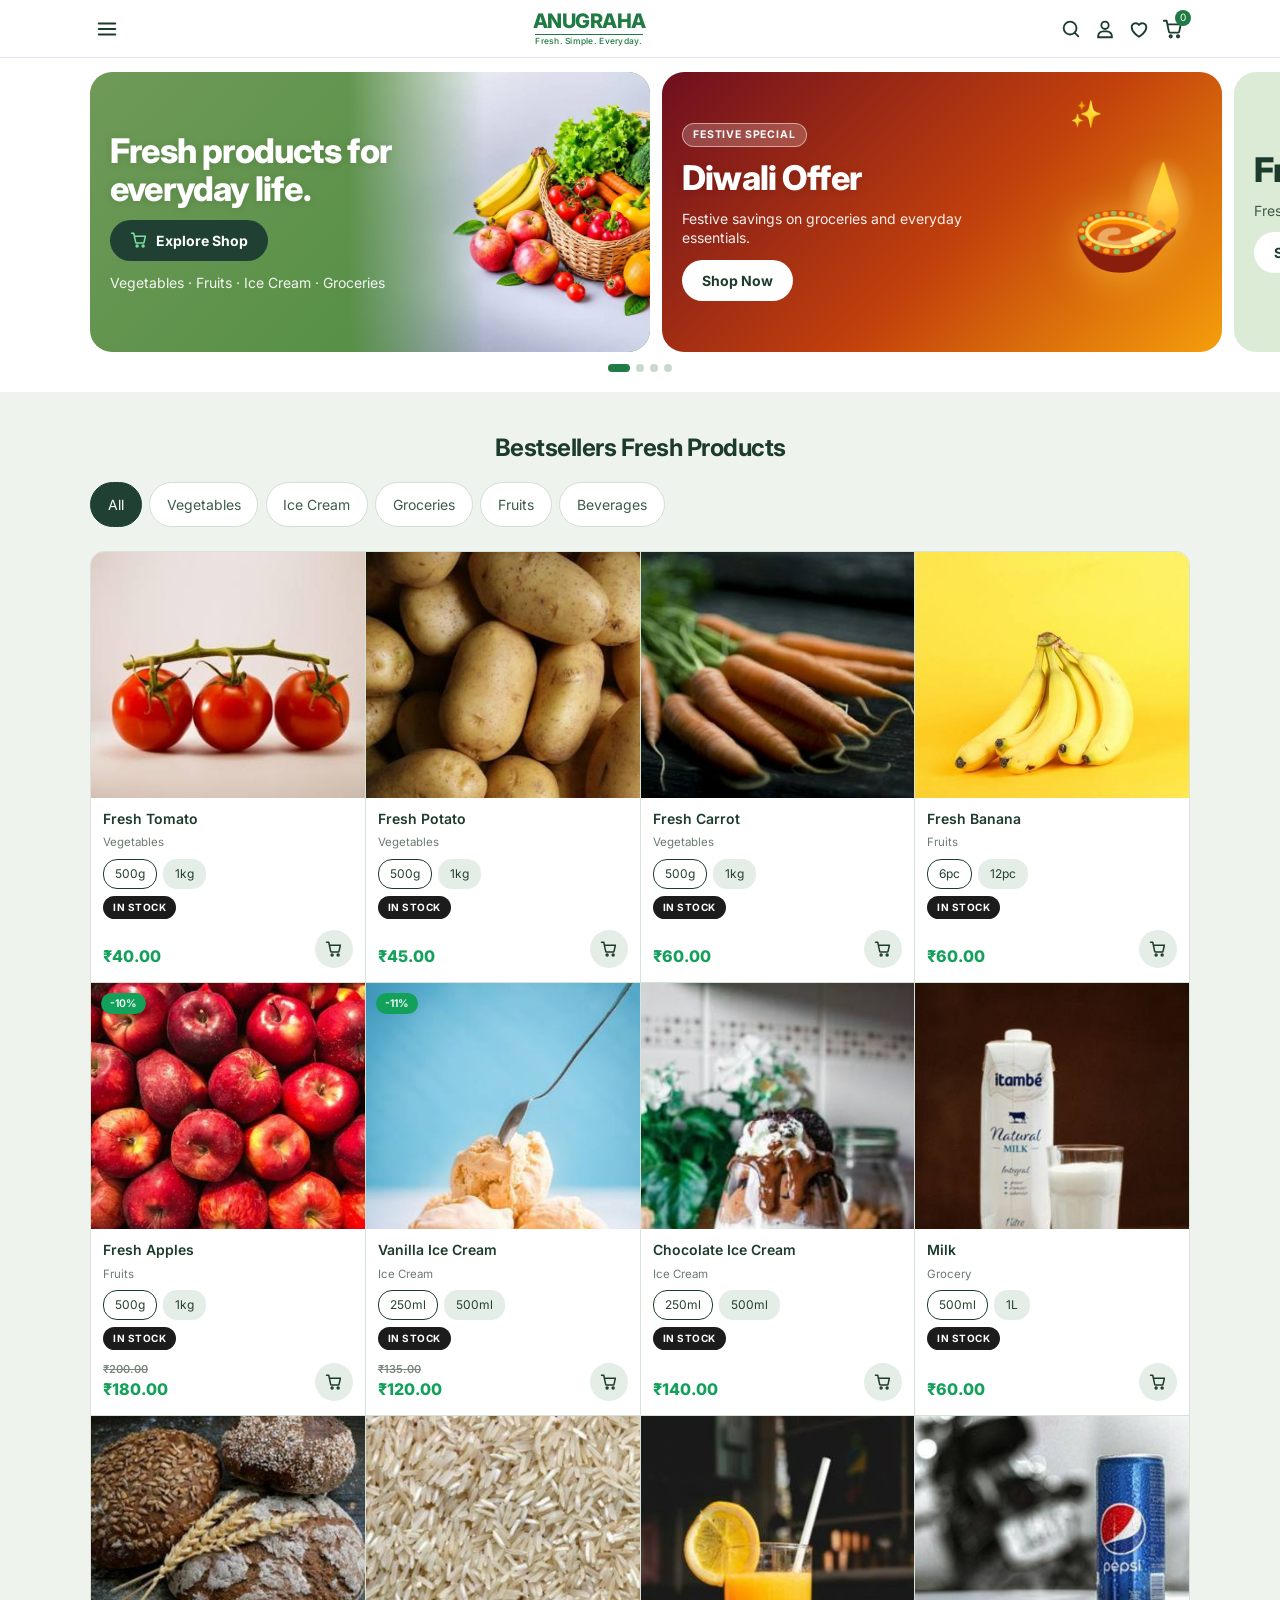
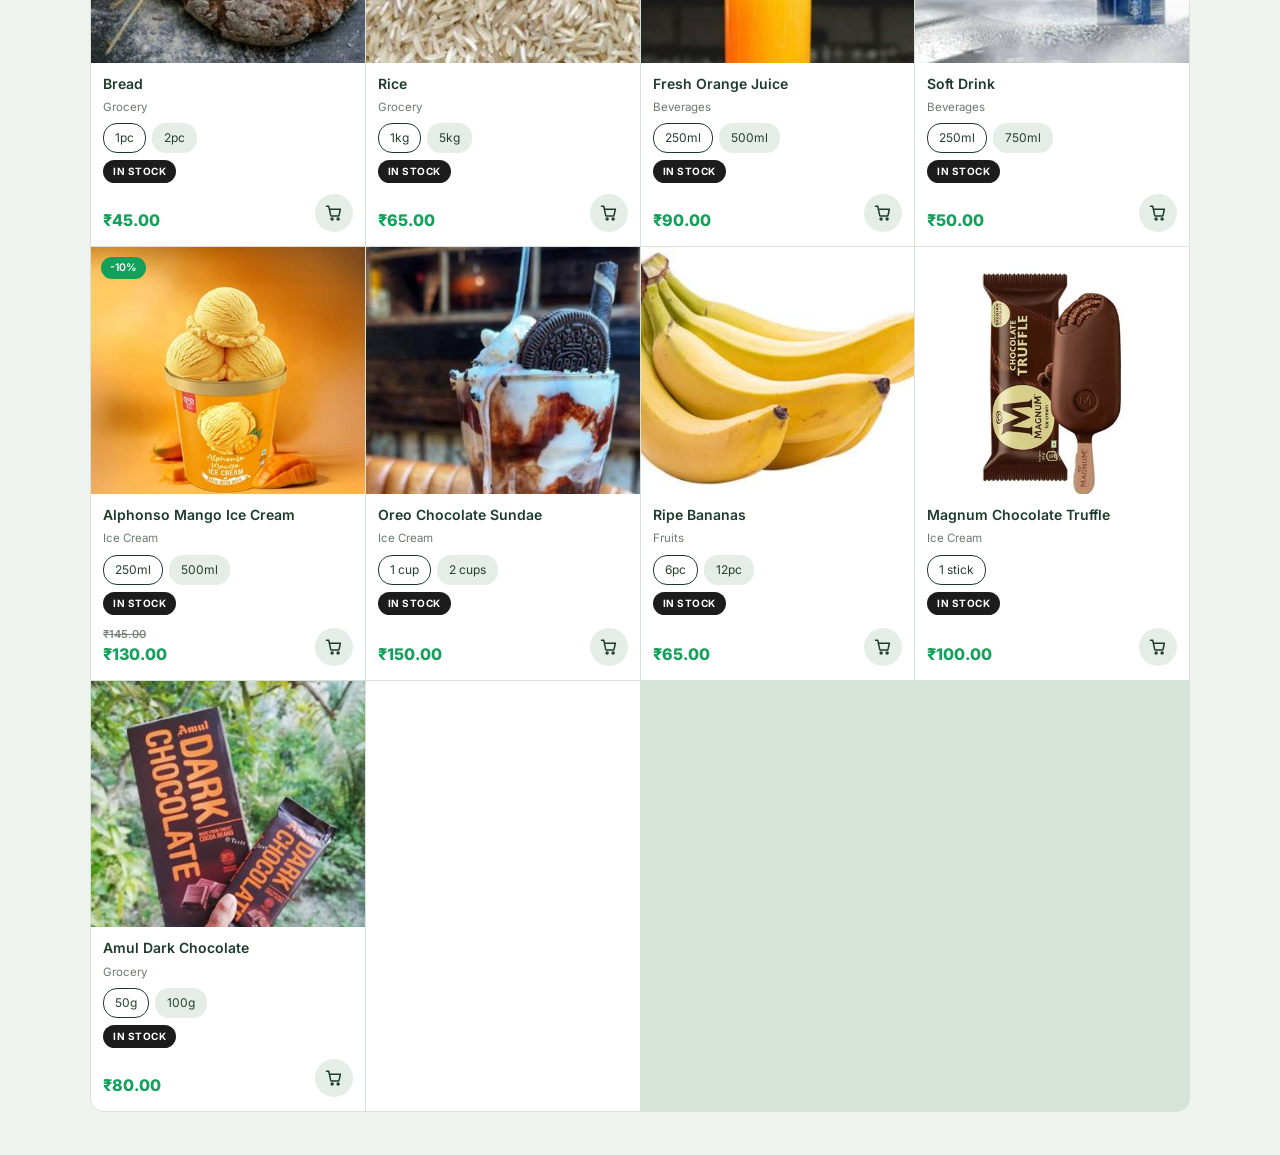
<file: index.html>
<!DOCTYPE html>
<html lang="en">
<head>
<meta charset="UTF-8">
<meta name="viewport" content="width=device-width, initial-scale=1, viewport-fit=cover">
<title>ANUGRAHA – Fresh products for everyday life</title>
<link rel="preconnect" href="https://fonts.googleapis.com">
<link href="https://fonts.googleapis.com/css2?family=Inter:wght@400;500;600;700;800&display=swap" rel="stylesheet">
<link rel="stylesheet" href="style.css">

</head>
<body>

<header class="header">
  <button class="hbtn" id="menuBtn" aria-label="Menu"><svg viewBox="0 0 24 24" fill="none" stroke="currentColor" stroke-width="2.2" stroke-linecap="round"><path d="M3 6h18M3 12h18M3 18h18"/></svg></button>
  <a href="#home" class="logo"><b>ANUGRAHA</b><small>Fresh. Simple. Everyday.</small></a>
  <div class="header-actions">
    <button class="hbtn" id="searchBtn" aria-label="Search"><svg viewBox="0 0 24 24" fill="none" stroke="currentColor" stroke-width="2" stroke-linecap="round"><circle cx="11" cy="11" r="7"/><path d="m20 20-3.5-3.5"/></svg></button>
    <button class="hbtn" aria-label="Account"><svg viewBox="0 0 24 24" fill="none" stroke="currentColor" stroke-width="2" stroke-linecap="round"><circle cx="12" cy="8" r="4"/><path d="M4.5 21v-1a5.5 5.5 0 0 1 5.5-5.5h4a5.5 5.5 0 0 1 5.5 5.5v1z"/></svg></button>
    <button class="hbtn" aria-label="Wishlist"><svg viewBox="0 0 24 24" fill="none" stroke="currentColor" stroke-width="2" stroke-linejoin="round"><path d="M12 20.5s-8-4.6-8-10.4A4.4 4.4 0 0 1 12 7.6a4.4 4.4 0 0 1 8 2.5c0 5.8-8 10.4-8 10.4z"/></svg></button>
    <button class="hbtn" id="cartBtn" aria-label="Cart"><svg viewBox="0 0 24 24" fill="none" stroke="currentColor" stroke-width="2" stroke-linecap="round" stroke-linejoin="round"><path d="M2 3h3l2.6 12.2a1 1 0 0 0 1 .8h9.1a1 1 0 0 0 1-.8L20.5 7H6"/><circle cx="9.5" cy="20" r="1.3"/><circle cx="17.5" cy="20" r="1.3"/></svg><span class="badge" id="cartCount">0</span></button>
  </div>
</header>

<div class="searchbar" id="searchbar">
  <input type="search" id="searchInput" placeholder="Search products…">
</div>

<nav class="menu" id="menu">
  <a href="#home">Home</a>
  <a href="#banners">Offers</a>
  <a href="#products">Shop</a>
  
</nav>

<main id="home">
  <!-- BANNERS -->
  <section class="banners" id="banners">
    <div class="b-track" id="bTrack">
      <article class="b-slide b-green">
        <img class="b-img b-fade" src="[data-uri]" alt="" onerror="this.remove()">
        <div class="b-text">
          <h1 class="b-title">Fresh products for everyday life.</h1>
          <a class="b-btn dark" href="#products" data-filter="all"><svg viewBox="0 0 24 24" fill="none" stroke="currentColor" stroke-width="2" stroke-linecap="round" stroke-linejoin="round"><path d="M2 3h3l2.6 12.2a1 1 0 0 0 1 .8h9.1a1 1 0 0 0 1-.8L20.5 7H6"/><circle cx="9.5" cy="20" r="1.3"/><circle cx="17.5" cy="20" r="1.3"/></svg>Explore Shop</a>
          <p class="b-sub">Vegetables · Fruits · Ice Cream · Groceries</p>
        </div>
      </article>
      <article class="b-slide b-diwali">
        <span class="b-deco">🪔</span><span class="b-spark">✨</span>
        <div class="b-text">
          <span class="b-pill">Festive special</span>
          <h2 class="b-title">Diwali Offer</h2>
          <p class="b-sub">Festive savings on groceries and everyday essentials.</p>
          <a class="b-btn" href="#products" data-filter="all">Shop Now</a>
        </div>
      </article>
      <article class="b-slide b-veg">
        <img class="b-img round" src="[data-uri]" alt="" onerror="this.remove()">
        <div class="b-text">
          <h2 class="b-title dk">Fresh Vegetables</h2>
          <p class="b-sub dk">Fresh vegetables for your everyday cooking.</p>
          <a class="b-btn" href="#products" data-filter="vegetables">Shop Now</a>
        </div>
      </article>
      <article class="b-slide b-ice">
        <img class="b-img round" src="[data-uri]" alt="" onerror="this.remove()">
        <div class="b-text">
          <h2 class="b-title dk">Ice Cream</h2>
          <p class="b-sub dk">Cool treats for everyone.</p>
          <a class="b-btn" href="#products" data-filter="icecream">Shop Now</a>
        </div>
      </article>
    </div>
    <div class="b-dots" id="bdots"></div>
  </section>

  <!-- PRODUCTS -->
  <section class="section tinted" id="products">
    <h2>Bestsellers Fresh Products</h2>
    <div class="chips" id="chips">
      <button class="chip active" data-filter="all">All</button>
      <button class="chip" data-filter="vegetables">Vegetables</button>
      <button class="chip" data-filter="icecream">Ice Cream</button>
      <button class="chip" data-filter="grocery">Groceries</button>
      <button class="chip" data-filter="fruits">Fruits</button>
      <button class="chip" data-filter="beverages">Beverages</button>
    </div>
    <div class="product-grid" id="productGrid"></div>
    <p class="empty" id="empty" hidden>No products found.</p>
  </section>
  </main>

<!-- CART DRAWER -->
<div class="overlay" id="overlay"></div>
<aside class="drawer" id="drawer" data-view="cart">
  <div class="drawer-head"><h3 id="drawerTitle">Your Cart</h3><button class="icon-btn" id="closeCart" aria-label="Close">✕</button></div>

  <!-- VIEW 1: cart -->
  <div class="view view-cart">
    <div class="drawer-items" id="cartItems"></div>
    <div class="drawer-foot">
      <div class="total"><span>Total</span><b id="cartTotal">₹0</b></div>
      <button class="btn btn-primary btn-full" id="orderBtn">Place order</button>
    </div>
  </div>

  <!-- VIEW 2: customer details -->
  <form class="view view-form" id="checkoutForm" novalidate>
    <div class="drawer-items">
      <p class="co-note">Enter your delivery details to confirm the order.</p>
      <label for="coName">Name *</label>
      <input id="coName" name="name" type="text" placeholder="Your full name" autocomplete="name" required>
      <label for="coPhone">Phone number *</label>
      <input id="coPhone" name="phone" type="tel" inputmode="numeric" placeholder="10-digit mobile number" autocomplete="tel" maxlength="15" required>
      <label for="coAddress">Delivery address *</label>
      <textarea id="coAddress" name="address" rows="4" placeholder="House no, street, area, landmark, pincode" autocomplete="street-address" required></textarea>
      <p class="co-error" id="coError" hidden></p>
      <div class="co-summary" id="coSummary"></div>
    </div>
    <div class="drawer-foot">
      <div class="total"><span>Total</span><b id="coTotal">₹0</b></div>
      <div class="co-btns">
        <button type="button" class="btn btn-light" id="coBack">Back</button>
        <button type="submit" class="btn btn-primary" id="coConfirm">Confirm order</button>
      </div>
    </div>
  </form>

  <!-- VIEW 3: success -->
  <div class="view view-done">
    <div class="done-box">
      <div class="done-tick">✓</div>
      <h3>Order placed!</h3>
      <p>Thank you, <b id="doneName"></b>. Your order <b id="doneId"></b> has been received. We will contact you on <b id="donePhone"></b> shortly.</p>
      <button class="btn btn-primary btn-full" id="doneClose">Continue shopping</button>
    </div>
  </div>
</aside>

<script src="products.js" defer></script>
<script src="script.js" defer></script>
</body>
</html>
</file>
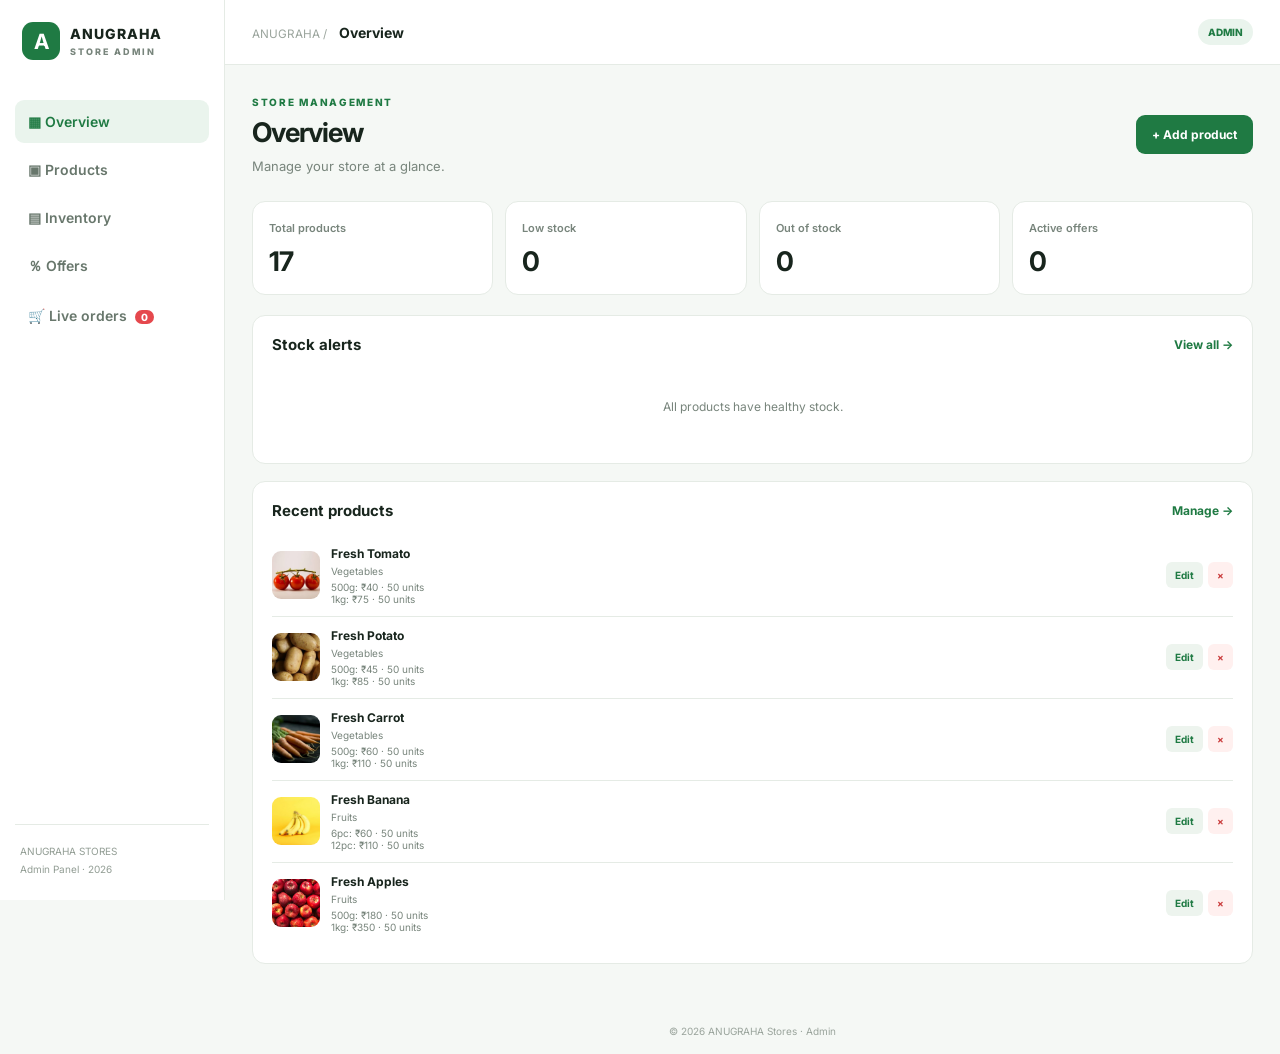
<file: admin.html>
<!DOCTYPE html>
<html lang="en">
<head>
<meta charset="UTF-8">
<meta name="viewport" content="width=device-width, initial-scale=1">
<meta name="theme-color" content="#f5f8f5">
<title>ANUGRAHA | Admin</title>
<link rel="stylesheet" href="admin.css">
</head>
<body>

<div class="layout">
  <aside class="sidebar" id="sidebar">
    <div class="brand"><b>A</b><span>ANUGRAHA<small>STORE ADMIN</small></span></div>
    <button class="nav active" data-page="dashboard">▦ Overview</button>
    <button class="nav" data-page="products">▣ Products</button>
    <button class="nav" data-page="inventory">▤ Inventory</button>
    <button class="nav" data-page="offers">％ Offers</button>
    <button class="nav" data-page="orders">🛒 Live orders <span class="nav-badge" id="navBadge" hidden>0</span></button>
    <div class="side-bottom">ANUGRAHA STORES<br>Admin Panel · 2026</div>
  </aside>

  <main class="main">
    <header class="topbar">
      <button id="menuBtn" class="menu">☰</button>
      <div><small>ANUGRAHA /</small> <b id="crumb">Overview</b></div>
      <span class="admin-tag">ADMIN</span>
    </header>

    <div class="content">

      <!-- OVERVIEW -->
      <section class="page active" id="dashboard">
        <div class="heading">
          <div><small>STORE MANAGEMENT</small><h1>Overview</h1>
          <p>Manage your store at a glance.</p></div>
          <button class="btn" onclick="openAdd()">+ Add product</button>
        </div>

        <div class="stats">
          <article><small>Total products</small><h2 id="total">0</h2></article>
          <article><small>Low stock</small><h2 id="low">0</h2></article>
          <article><small>Out of stock</small><h2 id="out">0</h2></article>
          <article><small>Active offers</small><h2 id="offersCount">0</h2></article>
        </div>

        <div class="panel">
          <div class="panel-head"><h3>Stock alerts</h3>
          <button class="link" onclick="go('inventory')">View all →</button></div>
          <div id="alerts"></div>
        </div>

        <div class="panel">
          <div class="panel-head"><h3>Recent products</h3>
          <button class="link" onclick="go('products')">Manage →</button></div>
          <div id="recent"></div>
        </div>
      </section>

      <!-- PRODUCTS -->
      <section class="page" id="products">
        <div class="heading">
          <div><small>CATALOGUE</small><h1>Products</h1>
          <p>Add and manage store products. Saved products appear instantly on the customer site (index.html).</p></div>
          <button class="btn" onclick="openAdd()">+ Add</button>
        </div>

        <div class="panel" id="formPanel">
          <h3 id="formTitle">Add product</h3>
          <form id="productForm">
            <input type="hidden" id="editId">
            <label>Product name *</label>
            <input id="name" placeholder="Fresh Tomato" required>

            <label>Category *</label>
            <input id="category" list="categoryList" placeholder="Pick or type a new category" required autocomplete="off">
            <datalist id="categoryList"></datalist>

            <label>Product image</label>
            <input id="image" type="url" placeholder="Optional image URL (or choose a file below)">
            <label class="upload-label">Choose image file</label>
            <input id="imageFile" type="file" accept="image/*">
            <div id="imagePreview" class="image-preview"></div>

            <div class="panel-head variant-title">
              <h3>Size, price & stock</h3>
              <button type="button" class="link" id="addVariant">+ Add size</button>
            </div>
            <div id="variants"></div>

            <div class="form-buttons">
              <button type="button" class="btn light" id="cancel">Cancel</button>
              <button class="btn" type="submit" id="saveBtn">Save product</button>
            </div>
          </form>
        </div>

        <div class="panel">
          <div class="panel-head"><h3>All products</h3>
          <span id="productCount">0 items</span></div>
          <input id="search" class="search" placeholder="Search products...">
          <div id="productList"></div>
        </div>
      </section>

      <!-- INVENTORY -->
      <section class="page" id="inventory">
        <div class="heading">
          <div><small>STOCK CONTROL</small><h1>Inventory</h1>
          <p>Check stock for every product size.</p></div>
        </div>
        <div class="stats">
          <article><small>Available units</small><h2 id="units">0</h2></article>
          <article><small>Stock alerts</small><h2 id="alertsCount">0</h2></article>
        </div>
        <div class="panel">
          <div class="panel-head"><h3>Inventory list</h3></div>
          <div id="inventoryList"></div>
        </div>
      </section>

      <!-- OFFERS -->
      <section class="page" id="offers">
        <div class="heading">
          <div><small>SALES & DISCOUNTS</small><h1>Offers</h1>
          <p>Manage product discounts.</p></div>
        </div>
        <div class="panel">
          <h3>Product offers</h3>
          <p class="muted">Set an offer price for any product size in the Products section. Turn offers off by clearing its offer price.</p>
          <div id="offerList"></div>
        </div>
      </section>


      <!-- LIVE ORDERS -->
      <section class="page" id="orders">
        <div class="heading">
          <div><small>CUSTOMER ORDERS</small><h1>Live orders</h1>
          <p>New orders from the customer site appear here automatically. <span class="live-dot">● LIVE</span></p></div>
        </div>
        <div class="stats">
          <article><small>New orders</small><h2 id="ordNew">0</h2></article>
          <article><small>Delivered</small><h2 id="ordDone">0</h2></article>
          <article><small>Total orders</small><h2 id="ordTotal">0</h2></article>
          <article><small>Sales (delivered)</small><h2 id="ordSales">₹0</h2></article>
        </div>
        <div class="panel">
          <div class="panel-head"><h3>Orders</h3>
            <div class="ord-filter">
              <button class="chip-btn active" data-of="all">All</button>
              <button class="chip-btn" data-of="New">New</button>
              <button class="chip-btn" data-of="Delivered">Delivered</button>
            </div>
          </div>
          <input id="orderSearch" class="search" placeholder="Search by name, phone or order ID...">
          <div id="orderList"></div>
        </div>
      </section>

    </div>
    <footer>© 2026 ANUGRAHA Stores · Admin</footer>
  </main>
</div>

<div id="toast" class="toast"></div>
<script src="products.js"></script>
<script src="admin.js"></script>
</body>
</html>
</file>
<file: style.css>
:root{
  --navy:#0b1b4a; --ink:#0f1b3d; --blue:#1366e8; --blue-soft:#e6efff;
  --bg:#f5f8ff; --white:#fff; --muted:#5b6478; --line:#dfe6f3;
  --green:#2e8b57; --wa:#25d366; --radius:18px;
}
*{box-sizing:border-box;margin:0;padding:0}
html{scroll-behavior:smooth;scroll-padding-top:67.5px}
body{font-family:'Inter',system-ui,sans-serif;color:var(--ink);background:var(--white);line-height:1.5;overflow-x:hidden}
a{color:inherit;text-decoration:none}
img{max-width:100%;display:block}
button{font:inherit;cursor:pointer;border:0;background:none;color:inherit}

/* header */
.header{position:sticky;top:0;z-index:50;display:flex;justify-content:space-between;align-items:center;padding:10.5px 15px;background:rgba(255,255,255,.92);backdrop-filter:blur(7.5px);border-bottom:1px solid var(--line)}
.logo{font-size:19.5px;font-weight:800;letter-spacing:-1px;color:var(--navy)}
.header-actions{display:flex;gap:6px}
.icon-btn{position:relative;width:36px;height:36px;border-radius:10.5px;background:var(--bg);border:1px solid var(--line);font-size:15px;color:var(--blue);display:grid;place-items:center}
.badge{position:absolute;top:-8px;right:-8px;min-width:18px;height:18px;border-radius:9px;background:var(--blue);color:#fff;font-size:9.8px;display:grid;place-items:center;padding:0 3.8px}
.searchbar{position:sticky;top:57.8px;z-index:49;background:#fff;padding:0 15px;max-height:0;overflow:hidden;transition:max-height .25s}
.searchbar.open{max-height:52.5px;padding:7.5px 15px;border-bottom:1px solid var(--line)}
.searchbar input{width:100%;padding:9px 12px;border:1px solid var(--line);border-radius:10.5px;font:inherit;outline:none}
.searchbar input:focus{border-color:var(--blue)}
.menu{position:sticky;top:57.8px;z-index:48;display:flex;flex-direction:column;background:#fff;max-height:0;overflow:hidden;transition:max-height .25s}
.menu.open{max-height:240px;border-bottom:1px solid var(--line)}
.menu a{padding:10.5px 18px;font-weight:600}
.menu a:hover{background:var(--bg);color:var(--blue)}

/* shared */
.section{padding:43.2px 12px}
.tinted{background:#f1f5fd}
.eyebrow{font-size:11px;font-weight:800;letter-spacing:.2em;text-transform:uppercase;color:var(--blue)}
.eyebrow.light{color:#a9c4ff}.eyebrow.green{color:var(--green)}
h2{font-size:25.2px;line-height:1.1;font-weight:800;letter-spacing:-1px;color:var(--navy);margin:6px 0 16.8px}
.lead{font-size:14px;color:var(--muted);line-height:1.8}
.btn{display:inline-block;padding:10.8px 16.8px;border-radius:8.4px;font-weight:700;font-size:14px}
.btn-primary{background:var(--blue);color:#fff;box-shadow:0 7.2px 14.4px rgba(19,102,232,.25)}
.btn-white{background:#fff;color:var(--blue);padding:10px 16px;font-size:13px}
.btn-green{background:var(--green);color:#fff;padding:9.6px 21.6px;border-radius:7.2px}
.btn-whatsapp{background:var(--wa);color:#fff;width:100%;font-size:14px}
.link{color:var(--blue);font-weight:700;font-size:12px;text-decoration:underline}
.row-between{display:flex;justify-content:space-between;align-items:center}

/* hero */
.hero{padding:42px 12px 24px;background:radial-gradient(circle at 90% 30%,#dbe7fb 0,transparent 45%),linear-gradient(#f5f8ff,#fff)}
.hero h1{font-size:37.2px;line-height:1.05;font-weight:800;letter-spacing:-1.5px;color:var(--navy);margin:13.2px 0 16.8px}
.hero h1 span{color:var(--blue)}
.hero .lead{margin-bottom:21.6px}
.hero-card{position:relative;margin-top:30px;height:240px;border-radius:21.6px;overflow:hidden;background:linear-gradient(#c9ccd1,#6f7a91)}
.hero-card img{position:absolute;inset:0;width:100%;height:100%;object-fit:cover;object-position:80% center}
.hero-card::after{content:"";position:absolute;inset:0;background:linear-gradient(transparent 40%,rgba(30,40,70,.55))}
.hero-card-text{position:absolute;z-index:2;left:18px;bottom:18px;color:#fff}
.hero-card-text small{font-weight:700;font-size:12px;letter-spacing:.02em}
.hero-card-text h3{font-size:25.2px;line-height:1.1;font-weight:800;margin:6px 0 13.2px}
.hero-card-text a{font-size:14px;font-weight:500;text-decoration:underline}

/* categories */
.cat-grid{display:grid;grid-template-columns:1fr 1fr;gap:10.8px}
.cat{border:1px solid var(--line);border-radius:18px;padding:18px 14.4px;background:#fff;transition:.2s}
.cat:hover{border-color:var(--blue);transform:translateY(-3px)}
.cat span{font-size:33.6px;line-height:1;display:block;margin-bottom:13.2px}
.cat h4{font-size:16px;font-weight:700}
.cat p{color:var(--muted);font-size:13px;margin-top:3.6px}

/* offers */
.offer{position:relative;border-radius:21.6px;padding:26.4px 18px;margin-top:13.2px;overflow:hidden}
.offer:first-of-type{margin-top:0}
.offer small{display:block;font-weight:700;letter-spacing:.2em;text-transform:uppercase;font-size:11px;opacity:.7;margin-bottom:8.4px}
.offer h3{font-size:26.4px;line-height:1.1;font-weight:500;letter-spacing:-1px}
.offer h3 b{font-weight:800}
.offer p{font-size:14px;margin:10.8px 0 16.8px;opacity:.8;max-width:90%}
.offer i{position:absolute;right:18px;top:18px;font-size:60px;font-style:normal;opacity:.12}
.offer-dark{background:#0f1b3d;color:#fff}
.offer-light{background:#fff;border:1px solid var(--line)}
.offer-blue{background:var(--blue);color:#fff}

/* products */
.chips{display:flex;gap:7.2px;overflow-x:auto;padding:2.4px 0 8.4px;margin-bottom:15.6px;scrollbar-width:thin}
.chip{flex:none;padding:10.8px 16.8px;border-radius:24px;border:1px solid var(--line);background:#fff;font-size:14px;color:var(--muted)}
.chip.active{background:var(--blue);color:#fff;border-color:var(--blue)}
.product-grid{display:grid;grid-template-columns:1fr 1fr;gap:10.8px}
.card{background:#fff;border:1px solid var(--line);border-radius:16.8px;overflow:hidden;display:flex;flex-direction:column}
.card .thumb{aspect-ratio:1/.93;background:var(--blue-soft);display:grid;place-items:center;font-size:43.2px;overflow:hidden}
.card .thumb img{width:100%;height:100%;object-fit:cover}
.card .info{padding:13.2px 12px 14.4px;display:flex;flex-direction:column;gap:6px;flex:1}
.card .cat-label{font-size:11px;letter-spacing:.12em;text-transform:uppercase;color:var(--blue)}
.card h4{font-size:16px;font-weight:700}
.card .price{font-size:18px;font-weight:800;margin-bottom:3.6px}
.card .add{margin-top:auto;background:var(--blue);color:#fff;padding:10.8px;border-radius:8.4px;font-size:14px;font-weight:700}
.card .add:active{transform:scale(.97)}
.empty{text-align:center;color:var(--muted);padding:24px 0}

/* cart drawer */
.overlay{position:fixed;inset:0;background:rgba(5,18,47,.5);opacity:0;pointer-events:none;transition:.25s;z-index:90}
.overlay.open{opacity:1;pointer-events:auto}
.drawer{position:fixed;top:0;right:0;height:100%;width:min(420px,100%);background:#fff;z-index:100;transform:translateX(100%);transition:transform .3s;display:flex;flex-direction:column}
.drawer.open{transform:none}
.drawer-head{display:flex;justify-content:space-between;align-items:center;padding:13.5px 15px;border-bottom:1px solid var(--line)}
.drawer-items{flex:1;overflow-y:auto;padding:10.5px 15px}
.cart-row{display:flex;align-items:center;gap:9px;padding:10.5px 0;border-bottom:1px solid var(--line)}
.cart-row .t{flex:1}.cart-row .t b{display:block}.cart-row .t span{color:var(--muted);font-size:10.5px}
.qty{display:flex;align-items:center;gap:7.5px}
.qty button{width:24px;height:24px;border-radius:7.5px;background:var(--blue-soft);color:var(--blue);font-weight:800}
.drawer-foot{padding:13.5px 15px;border-top:1px solid var(--line)}
.total{display:flex;justify-content:space-between;font-size:15px;margin-bottom:10.5px}


/* desktop */
@media(min-width:760px){
  .section,.hero,.slider-section{padding-left:max(40px,calc((100% - 1100px)/2));padding-right:max(40px,calc((100% - 1100px)/2))}
  .header{padding-left:max(40px,calc((100% - 1100px)/2));padding-right:max(40px,calc((100% - 1100px)/2))}
  .about{padding-left:max(40px,calc((100% - 1100px)/2));padding-right:max(40px,calc((100% - 1100px)/2))}
  .cat-grid{grid-template-columns:repeat(4,1fr)}
  .product-grid{grid-template-columns:repeat(4,1fr)}
  #offers{display:grid;grid-template-columns:repeat(3,1fr);gap:16.5px}
  #offers .eyebrow,#offers h2{grid-column:1/-1}
  #offers .eyebrow{margin-bottom:0}
  .offer{margin-top:0}
  .hero h1{font-size:54px;max-width:640px}
  .hero-card{height:340px}
}
@media(prefers-reduced-motion:reduce){*{transition:none!important;scroll-behavior:auto!important}}

/* ---- Fresh-style header + products ---- */
.header{gap:6px}
.logo{flex:1;display:flex;flex-direction:column;align-items:center;line-height:1;color:#1f7a43}
.logo b{font-size:20px;font-weight:800;letter-spacing:-.5px}
.logo small{font-size:8.5px;font-weight:500;margin-top:3px;padding-top:2px;border-top:1px solid #1f7a43;letter-spacing:.03em}
.header-actions{gap:0;align-items:center}
.hbtn{position:relative;width:34px;height:36px;display:grid;place-items:center;color:#1d3b2d}
.hbtn svg{width:22px;height:22px}
.hbtn .badge{background:#1f7a43;top:-1px;right:-1px;min-width:16px;height:16px;border-radius:8px;font-size:10px}
.menu a:hover{color:#1f7a43}
#products{background:#eef3ee}
#products h2{text-align:center;color:#1d3b2d;font-weight:700;font-size:24px;margin:0 0 18px;letter-spacing:-.5px}
#products .chip{border-color:#cfe0d2;color:#3d5a49}
#products .chip.active{background:#1f4033;border-color:#1f4033;color:#fff}
#productGrid.product-grid{gap:1px;background:#d6e3d8;border:1px solid #d6e3d8;border-radius:14px;overflow:hidden}
.card{border:0;border-radius:0}
.card-filler{background:#fff}
.card .thumb{position:relative;aspect-ratio:1/.9;background:#fff;font-size:43px}
.off{position:absolute;top:10px;left:10px;z-index:1;background:#12a05a;color:#fff;font-size:10.5px;font-weight:600;padding:3px 9px;border-radius:12px}
.card .info{padding:12px 12px 14px;gap:7px}
.card h4{font-size:14px;line-height:1.25;color:#1d3b2d;font-weight:600}
.card .cat-label{font-size:11.5px;text-transform:none;letter-spacing:0;color:#6b7a70}
.sizes{display:flex;gap:6px;flex-wrap:wrap}
.size{padding:5px 11px;border-radius:14px;background:#e4eee6;border:1px solid transparent;font-size:12px;color:#26402f}
.size.on{background:#fff;border-color:#1d3b2d}
.stock{align-self:flex-start;background:#1c1c1c;color:#fff;font-size:10px;font-weight:700;letter-spacing:.05em;padding:4px 10px;border-radius:12px}
.pricerow{margin-top:auto;display:flex;align-items:flex-end;justify-content:space-between;padding-top:4px}
.card .price{color:#12a05a;font-size:16px;font-weight:800;margin:0}
.mrp{display:block;text-decoration:line-through;color:#7a867e;font-size:11px;font-weight:600}
.card .add{margin:0;width:38px;height:38px;padding:0;border-radius:50%;background:#e4eee6;color:#1d3b2d;display:grid;place-items:center;font-size:16px}
.card .add svg{width:18px;height:18px}
.card .add.done{background:#12a05a;color:#fff}

/* ---- Banner slider ---- */
.banners{padding:14px 0 20px;background:#fff}
.b-track{position:relative;display:flex;gap:12px;overflow-x:auto;padding:0 12px;scroll-snap-type:x mandatory;scroll-padding-left:12px;scrollbar-width:none;-webkit-overflow-scrolling:touch}
.b-track::-webkit-scrollbar{display:none}
.b-slide{position:relative;flex:0 0 90%;height:230px;border-radius:22px;overflow:hidden;scroll-snap-align:start;color:#fff}
.b-text{position:relative;z-index:2;height:100%;padding:22px 20px;display:flex;flex-direction:column;justify-content:center;align-items:flex-start;gap:12px;max-width:62%}
.b-title{font-size:26px;line-height:1.12;font-weight:800;letter-spacing:-.8px;margin:0;color:#fff;text-shadow:0 1px 8px rgba(0,0,0,.12)}
.b-title.dk{color:#1d3b2d;text-shadow:none}
.b-sub{font-size:12.5px;line-height:1.4;color:rgba(255,255,255,.92)}
.b-sub.dk{color:#3d5a49}
.b-btn{display:inline-flex;align-items:center;gap:8px;padding:10px 20px;border-radius:30px;background:#fff;color:#1d3b2d;font-weight:700;font-size:14px}
.b-btn.dark{background:#1f4033;color:#fff}
.b-btn svg{width:18px;height:18px;color:#7ee0a0}
.b-pill{background:rgba(255,255,255,.2);border:1px solid rgba(255,255,255,.5);font-size:10.5px;font-weight:700;letter-spacing:.08em;text-transform:uppercase;padding:3px 10px;border-radius:12px}
.b-img{position:absolute;right:0;top:0;height:100%;width:54%;object-fit:cover}
.b-fade{-webkit-mask-image:linear-gradient(to right,transparent,#000 45%);mask-image:linear-gradient(to right,transparent,#000 45%)}
.b-img.round{border-top-left-radius:110px;border-bottom-left-radius:110px;width:46%}
.b-green{background:linear-gradient(135deg,#6f9a58,#4a8a3d)}
.b-diwali{background:linear-gradient(135deg,#6e0f1f,#c2410c 55%,#f59e0b)}
.b-deco{position:absolute;right:22px;top:50%;transform:translateY(-50%);font-size:104px;line-height:1;filter:drop-shadow(0 6px 18px rgba(255,200,60,.55))}
.b-spark{position:absolute;right:120px;top:22px;font-size:26px}
.b-veg{background:#dcebd6}
.b-ice{background:#d7e9f7}
.b-dots{display:flex;justify-content:center;gap:6px;margin-top:12px}
.b-dots span{width:8px;height:8px;border-radius:4px;background:#c9d8cc;transition:.25s;cursor:pointer}
.b-dots span.on{width:22px;background:#1f7a43}
@media(min-width:760px){.b-slide{flex-basis:560px;height:280px}.b-title{font-size:34px}.b-sub{font-size:14px}.b-track{padding-left:max(40px,calc((100% - 1100px)/2))}.b-track{scroll-padding-left:max(40px,calc((100% - 1100px)/2))}}

/* checkout */
.btn-full{width:100%;text-align:center}
.btn-light{background:var(--bg);color:var(--navy);border:1px solid var(--line)}
.drawer{overflow:hidden}
.drawer .view{display:none;flex:1;min-height:0;flex-direction:column}
.drawer[data-view="cart"] .view-cart,
.drawer[data-view="form"] .view-form,
.drawer[data-view="done"] .view-done{display:flex}
.view-form label{display:block;font-size:12px;font-weight:700;color:var(--navy);margin:12px 0 5px}
.view-form input,.view-form textarea{width:100%;padding:10px 12px;border:1px solid var(--line);border-radius:10px;font:inherit;font-size:14px;outline:none;background:#fff;resize:vertical}
.view-form input:focus,.view-form textarea:focus{border-color:var(--blue)}
.view-form .invalid{border-color:#d33}
.co-note{font-size:13px;color:var(--muted)}
.co-error{color:#d33;font-size:12px;font-weight:600;margin-top:10px}
.co-summary{margin-top:16px;border-top:1px dashed var(--line);padding-top:10px;font-size:12px;color:var(--muted)}
.co-summary div{display:flex;justify-content:space-between;gap:10px;padding:3px 0}
.co-btns{display:flex;gap:10px}
.co-btns .btn{flex:1;text-align:center}
.btn:disabled{opacity:.6}
.done-box{margin:auto;padding:28px 22px;text-align:center}
.done-tick{width:64px;height:64px;border-radius:50%;background:var(--green);color:#fff;font-size:32px;display:grid;place-items:center;margin:0 auto 14px}
.done-box h3{font-size:20px;color:var(--navy);margin-bottom:8px}
.done-box p{color:var(--muted);font-size:14px;margin-bottom:18px}
</file>
<file: admin.css>
@import url('https://fonts.googleapis.com/css2?family=Inter:wght@400;500;600;700;800&display=swap');

:root {
  --green:#1f7a43;
  --dark:#18251d;
  --muted:#78857c;
  --bg:#f5f8f5;
  --line:#e5ebe5;
  --white:#fff;
}
*{box-sizing:border-box;margin:0;padding:0}
body{font-family:Inter,sans-serif;background:var(--bg);color:var(--dark);font-size:14px}
button,input{font:inherit}
button{cursor:pointer}
.layout{min-height:100vh}
.sidebar{width:225px;position:fixed;inset:0 auto 0 0;background:white;border-right:1px solid var(--line);padding:22px 15px;display:flex;flex-direction:column;z-index:20}
.brand{display:flex;align-items:center;gap:10px;margin-bottom:40px;padding:0 7px}
.brand>b{width:38px;height:38px;background:var(--green);color:white;border-radius:11px;display:grid;place-items:center;font-size:21px}
.brand span{font-weight:800;letter-spacing:1px;font-size:14px}
.brand small{display:block;font-size:9px;color:var(--muted);letter-spacing:2px;margin-top:4px}
.nav{border:0;background:none;text-align:left;padding:13px;border-radius:9px;color:#68776c;margin-bottom:5px;font-weight:600}
.nav:hover,.nav.active{background:#eaf4ed;color:var(--green)}
.side-bottom{margin-top:auto;border-top:1px solid var(--line);padding:17px 5px 0;color:#929d94;font-size:10px;line-height:1.8}
.main{margin-left:225px;min-height:100vh;display:flex;flex-direction:column}
.topbar{height:65px;background:white;border-bottom:1px solid var(--line);display:flex;align-items:center;justify-content:space-between;padding:0 27px;position:sticky;top:0;z-index:10}
.topbar small{color:#9ba59d;margin-right:8px}
.admin-tag{font-size:10px;font-weight:800;color:var(--green);background:#eaf4ed;padding:7px 10px;border-radius:20px}
.menu{display:none}
.content{width:100%;max-width:1100px;margin:auto;padding:27px;flex:1}
.page{display:none}
.page.active{display:block;animation:show .2s ease}
@keyframes show{from{opacity:0;transform:translateY(5px)}to{opacity:1;transform:none}}
.heading{display:flex;align-items:center;justify-content:space-between;gap:12px;margin-bottom:24px}
.heading small{color:var(--green);font-size:10px;font-weight:800;letter-spacing:1.7px}
.heading h1{font-size:27px;letter-spacing:-1px;margin:7px 0}
.heading p,.muted{color:var(--muted);font-size:13px;line-height:1.6}
.btn{border:0;background:var(--green);color:white;padding:12px 16px;border-radius:9px;font-size:12px;font-weight:700}
.btn:hover{background:#155f33}
.btn.light{background:#edf2ed;color:var(--dark)}
.stats{display:grid;grid-template-columns:repeat(4,1fr);gap:12px;margin-bottom:20px}
.stats article,.panel{background:white;border:1px solid var(--line);border-radius:13px}
.stats article{padding:16px}
.stats small{color:var(--muted);font-size:11px;font-weight:600}
.stats h2{font-size:27px;margin-top:10px;letter-spacing:-1px}
.panel{padding:19px;margin-bottom:17px}
.panel h3{font-size:15px}
.panel-head{display:flex;justify-content:space-between;align-items:center;gap:10px;margin-bottom:15px}
.panel-head span{font-size:11px;color:var(--muted)}
.link{border:0;background:none;color:var(--green);font-weight:700;font-size:12px}
label{display:block;font-size:12px;font-weight:700;margin:17px 0 7px}
input{width:100%;height:43px;border:1px solid #dfe7df;border-radius:8px;padding:0 12px;outline:none;color:var(--dark);background:white;font-size:13px}
input:focus{border-color:var(--green);box-shadow:0 0 0 3px #1f7a4312}
.variant-title{margin-top:24px}
.variant-row{display:grid;grid-template-columns:1.1fr 1fr 1fr .8fr 35px;gap:7px;align-items:end;margin:10px 0}
.variant-row input{min-width:0;height:39px;padding:0 8px;font-size:12px}
.variant-row label{font-size:10px;margin:0 0 5px}
.remove-variant{height:39px;border:0;border-radius:7px;background:#fff0ef;color:#c44;font-size:18px}
.form-buttons{display:flex;justify-content:flex-end;gap:8px;margin-top:22px}
.search{margin-bottom:14px}
.item{display:flex;align-items:center;gap:11px;padding:11px 0;border-bottom:1px solid var(--line)}
.item:last-child{border-bottom:0}
.item img,.placeholder{width:48px;height:48px;object-fit:cover;border-radius:9px;background:#edf2ed;flex-shrink:0}
.placeholder{display:grid;place-items:center;font-size:20px}
.item-info{flex:1;min-width:0}
.item-info b{display:block;font-size:12px;overflow-wrap:anywhere}
.item-info small{display:block;color:var(--muted);font-size:10px;margin-top:4px}
.item-actions{display:flex;gap:5px}
.small-btn{border:0;background:#edf4ee;color:var(--green);border-radius:6px;padding:7px 9px;font-size:10px;font-weight:700}
.small-btn.delete{background:#fff0ef;color:#c44}
.stock-tag{display:inline-block;padding:5px 7px;border-radius:5px;font-size:9px;font-weight:800}
.in{background:#e8f6ed;color:#197343}
.low{background:#fff4dd;color:#a36b00}
.out{background:#ffeded;color:#c43c3c}
.offer-price{color:var(--green);font-weight:800}
.empty{padding:30px 10px;text-align:center;color:var(--muted);font-size:12px}
.toast{position:fixed;bottom:20px;left:50%;transform:translate(-50%,80px);opacity:0;background:#1c2b20;color:white;padding:12px 18px;border-radius:9px;font-size:12px;z-index:50;transition:.25s}
.toast.show{transform:translate(-50%,0);opacity:1}
footer{text-align:center;padding:17px;color:#9aa49c;font-size:10px}

@media(max-width:900px){
 .stats{grid-template-columns:repeat(2,1fr)}
}
@media(max-width:650px){
 .sidebar{width:245px;transform:translateX(-100%);transition:.25s;box-shadow:none}
 .sidebar.open{transform:translateX(0);box-shadow:10px 0 35px #0002}
 .main{margin-left:0}
 .topbar{height:57px;padding:0 14px;justify-content:flex-start;gap:13px}
 .menu{display:block;border:1px solid var(--line);background:white;border-radius:8px;width:36px;height:36px;font-size:17px}
 .admin-tag{margin-left:auto}
 .content{padding:19px 13px}
 .heading{align-items:center;margin-bottom:19px}
 .heading h1{font-size:24px}
 .heading p{font-size:11px}
 .heading .btn{padding:10px 11px;font-size:11px;white-space:nowrap}
 .stats{gap:9px;margin-bottom:14px}
 .stats article{padding:13px;border-radius:10px}
 .stats h2{font-size:23px}
 .stats small{font-size:10px}
 .panel{padding:14px;border-radius:11px;margin-bottom:13px}
 .panel h3{font-size:13px}
 .variant-row{grid-template-columns:1fr 1fr;gap:9px;padding:10px;background:#f7f9f7;border-radius:8px}
 .variant-row>div:last-of-type{grid-column:auto}
 .remove-variant{width:35px}
 .item{gap:8px}
 .item img,.placeholder{width:42px;height:42px}
 .item-actions{gap:4px}
 .small-btn{padding:7px;font-size:9px}
 .item-info b{font-size:11px}
}

/* Image upload preview */
#imageFile{width:100%;padding:10px;background:#f7f9f7;border:1px dashed #b7c8ba;border-radius:9px;margin:6px 0 10px}
.image-preview{display:flex;align-items:center;gap:10px;flex-wrap:wrap;margin:8px 0}
.image-preview img{width:76px;height:76px;object-fit:cover;border-radius:9px;border:1px solid #dce5dd}
.image-preview button{border:0;background:#fff0f0;color:#a22;padding:8px 10px;border-radius:7px}
.variant-row{grid-template-columns:1fr 1fr 1fr 1fr 1fr 35px}
@media(max-width:650px){.variant-row{grid-template-columns:1fr 1fr 1fr}.variant-row .remove-variant{grid-column:3;grid-row:1}}

/* LIVE ORDERS */
.nav-badge{display:inline-block;min-width:18px;padding:1px 6px;margin-left:4px;border-radius:9px;background:#e5484d;color:#fff;font-size:10px;font-weight:800;text-align:center}
.live-dot{color:var(--green);font-size:11px;font-weight:800;letter-spacing:1px;animation:pulse 1.6s infinite;margin-left:6px}
@keyframes pulse{50%{opacity:.35}}
.chip-btn{border:1px solid var(--line);background:white;border-radius:99px;padding:7px 14px;font-weight:600;color:#68776c;font-size:11px}
.chip-btn.active{background:#eaf4ed;color:var(--green);border-color:var(--green)}
.ord-filter{display:flex;gap:6px;flex-wrap:wrap}
.order{border:1px solid var(--line);border-radius:12px;padding:13px;margin-top:12px;background:#fff}
.order.is-new{border-left:4px solid #e5484d}
.order.is-done{border-left:4px solid var(--green);opacity:.9}
.order-top{display:flex;justify-content:space-between;align-items:flex-start;gap:10px;flex-wrap:wrap}
.order-top b{font-size:13px}
.order-top small{display:block;color:var(--muted);font-size:10.5px;margin-top:3px}
.ord-status{display:inline-block;padding:4px 8px;border-radius:5px;font-size:9px;font-weight:800;background:#fdecec;color:#c33}
.ord-status.done{background:#e6f5ea;color:var(--green)}
.order-cust{margin:10px 0;font-size:12px;line-height:1.7}
.order-cust div{display:flex;gap:8px}
.order-cust span{color:var(--muted);min-width:62px}
.order-cust b{overflow-wrap:anywhere;font-weight:600}
.order-items{border-top:1px dashed var(--line);padding-top:8px;font-size:12px}
.order-items div{display:flex;justify-content:space-between;gap:10px;padding:3px 0}
.order-total{display:flex;justify-content:space-between;font-weight:800;font-size:13px;border-top:1px solid var(--line);margin-top:6px;padding-top:8px}
.order-actions{display:flex;gap:6px;margin-top:10px;flex-wrap:wrap}
.order-actions a{text-decoration:none;display:inline-block}
</file>
